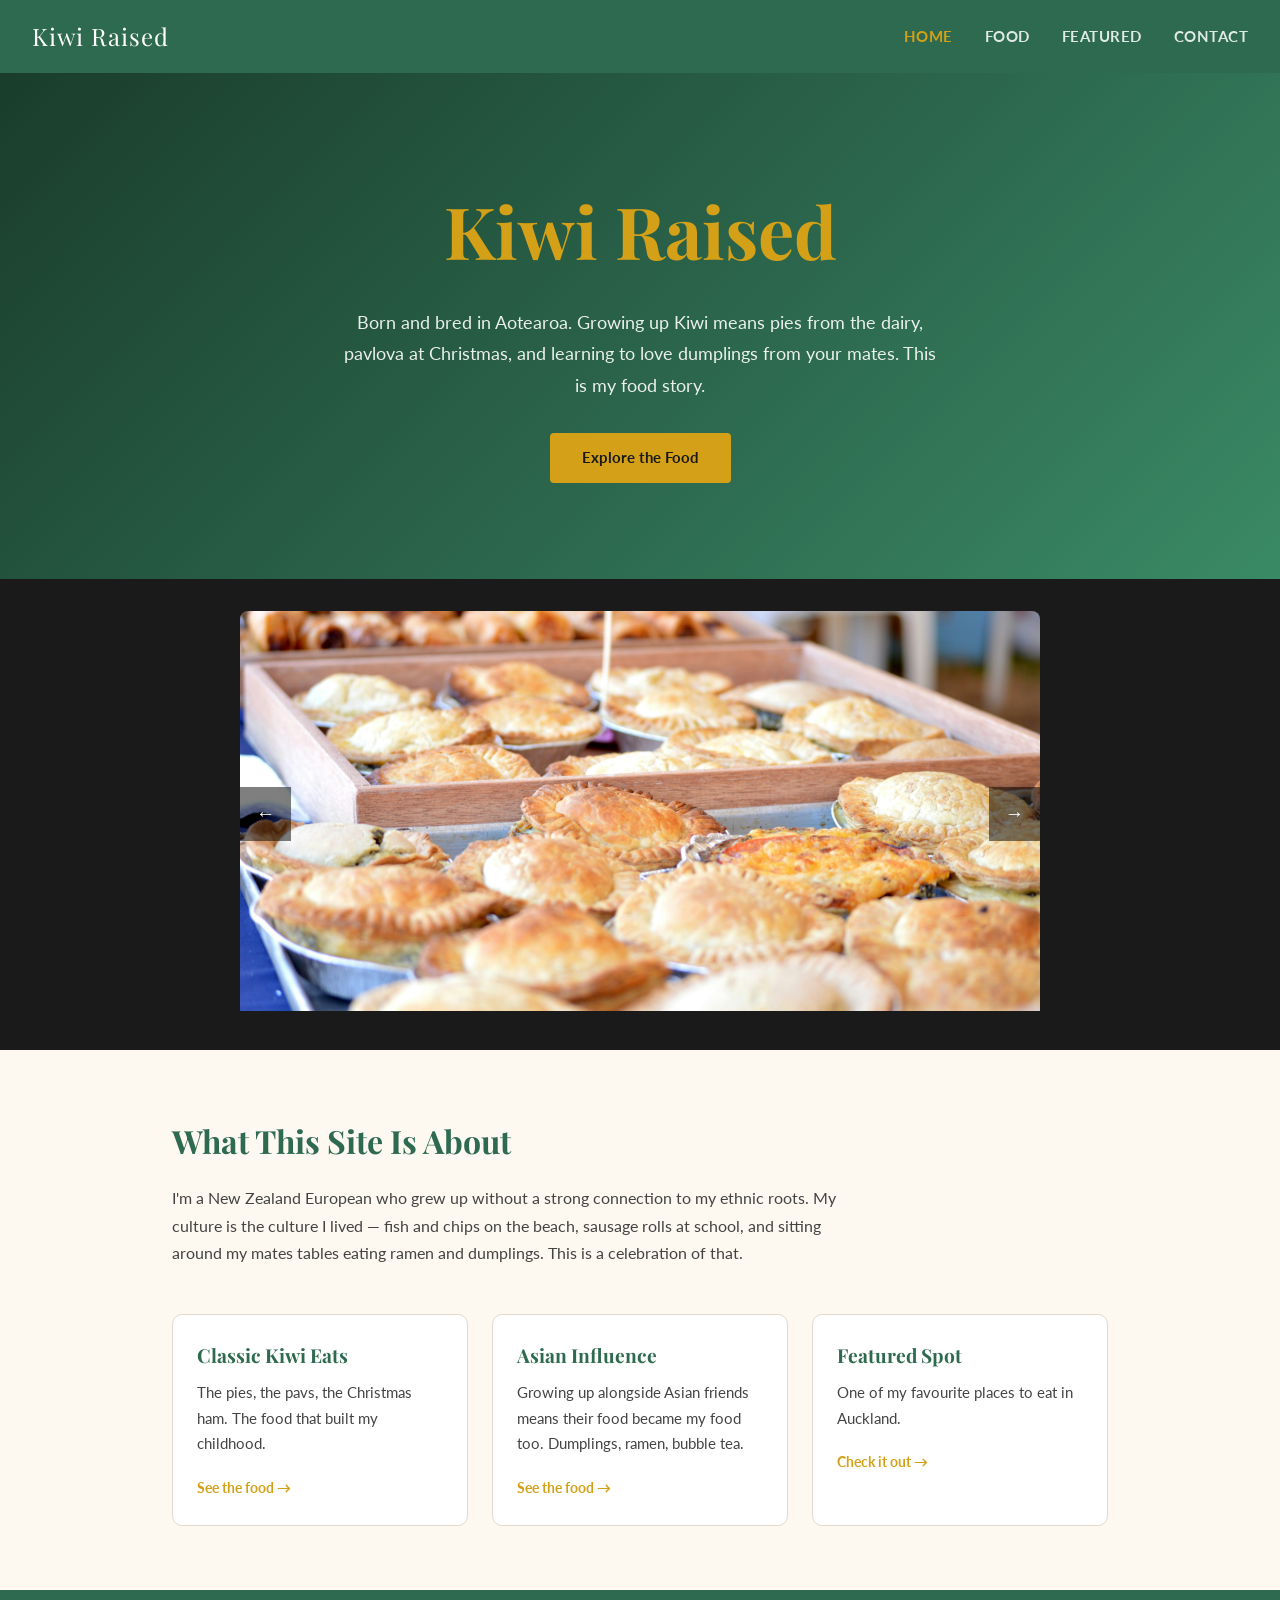
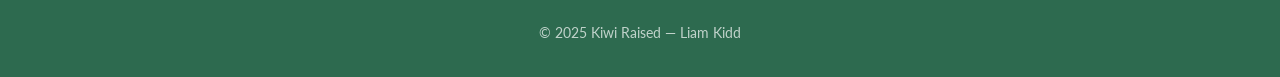
<file: Index.html>
<!DOCTYPE html>
<html lang="en">

<head>
  <meta charset="UTF-8" />
  <meta name="viewport" content="width=device-width, initial-scale=1.0" />
  <title>Kiwi Raised</title>
  <link rel="stylesheet" href="style.css" />
  <link href="https://fonts.googleapis.com/css2?family=Playfair+Display:wght@700&family=Lato:wght@400;700&display=swap" rel="stylesheet" />
</head>

<body>

  <header>
    <nav class="navbar">
      <!-- logo on the left -->
      <div class="logo">Kiwi Raised</div>

      <!-- links to all the pages -->
      <ul class="nav-links">
        <li><a href="index.html" class="active">Home</a></li>
        <li><a href="food.html">Food</a></li>
        <li><a href="featured.html">Featured</a></li>
        <li><a href="contact.html">Contact</a></li>
      </ul>
    </nav>
  </header>

  <main>

    <!-- big banner at the top -->
    <section class="hero">
      <div class="hero-text">
        <h1>Kiwi Raised</h1>
        <p>Born and bred in Aotearoa. Growing up Kiwi means pies from the dairy, pavlova at Christmas, and learning to love dumplings from your mates. This is my food story.</p>
        <!-- button goes to the food page -->
        <a href="food.html" class="btn">Explore the Food</a>
      </div>
    </section>

    <!-- image slideshow, controlled by script.js -->
    <section class="slider-section">
      <div class="slider">
        <div class="slide active">
          <img src="images/slide1.jpg" alt="A classic NZ meat pie" />
        </div>
        <div class="slide">
          <img src="images/slide2.jpg" alt="Pavlova with fresh fruit" />
        </div>
        <div class="slide">
          <img src="images/slide3.jpg" alt="Dumplings" />
        </div>
        <!-- arrow buttons -->
        <button class="slider-btn prev">&#8592;</button>
        <button class="slider-btn next">&#8594;</button>
      </div>
    </section>

    <!-- three cards summing up what the site is -->
    <section class="overview">
      <h2>What This Site Is About</h2>
      <p>I'm a New Zealand European who grew up without a strong connection to my ethnic roots. My culture is the culture I lived — fish and chips on the beach, sausage rolls at school, and sitting around my mates tables eating ramen and dumplings. This is a celebration of that.</p>

      <div class="overview-cards">

        <article class="card">
          <h3>Classic Kiwi Eats</h3>
          <p>The pies, the pavs, the Christmas ham. The food that built my childhood.</p>
          <a href="food.html">See the food →</a>
        </article>

        <article class="card">
          <h3>Asian Influence</h3>
          <p>Growing up alongside Asian friends means their food became my food too. Dumplings, ramen, bubble tea.</p>
          <a href="food.html">See the food →</a>
        </article>

        <article class="card">
          <h3>Featured Spot</h3>
          <p>One of my favourite places to eat in Auckland.</p>
          <a href="featured.html">Check it out →</a>
        </article>

      </div>
    </section>

  </main>

  <footer>
    <p>&copy; 2025 Kiwi Raised &mdash; Liam Kidd</p>
  </footer>

  <!-- script goes at the bottom so the html loads first -->
  <script src="script.js"></script>

</body>
</html>
</file>
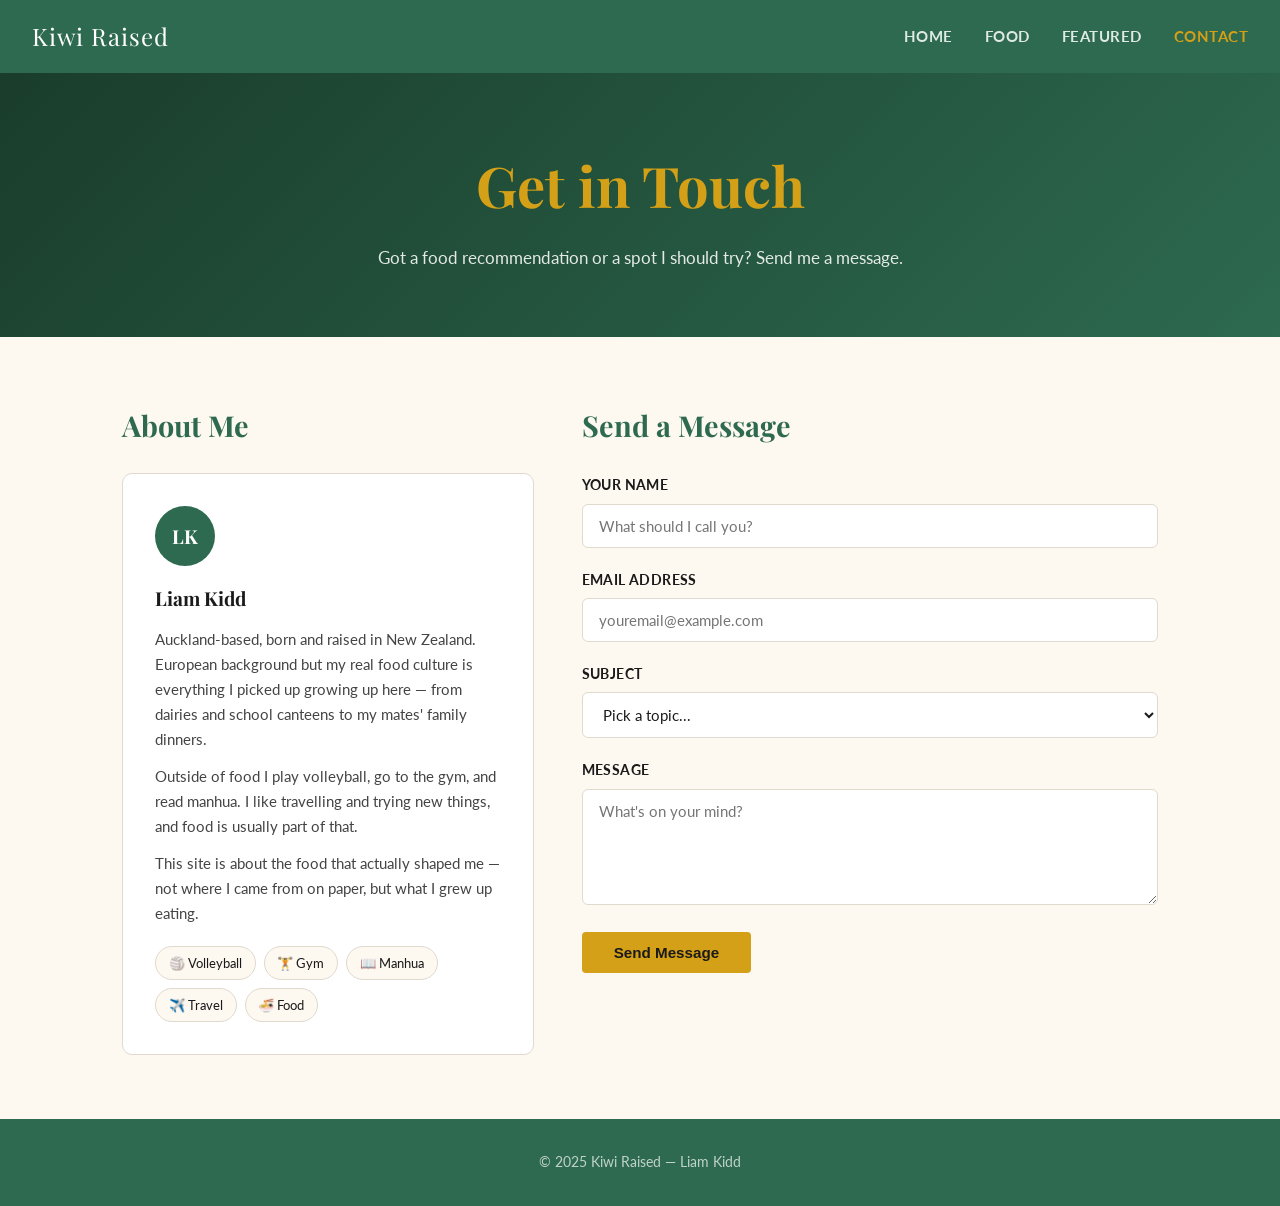
<file: contact.html>
<!DOCTYPE html>
<html lang="en">

<head>
  <meta charset="UTF-8" />
  <meta name="viewport" content="width=device-width, initial-scale=1.0" />
  <title>Kiwi Raised | Contact</title>
  <link rel="stylesheet" href="style.css" />
  <link href="https://fonts.googleapis.com/css2?family=Playfair+Display:wght@700&family=Lato:wght@400;700&display=swap" rel="stylesheet" />
</head>

<body>

  <header>
    <nav class="navbar">
      <div class="logo">Kiwi Raised</div>
      <ul class="nav-links">
        <li><a href="index.html">Home</a></li>
        <li><a href="food.html">Food</a></li>
        <li><a href="featured.html">Featured</a></li>
        <li><a href="contact.html" class="active">Contact</a></li>
      </ul>
    </nav>
  </header>

  <main>

    <!-- page banner -->
    <section class="page-hero">
      <h1>Get in Touch</h1>
      <p>Got a food recommendation or a spot I should try? Send me a message.</p>
    </section>

    <!-- two column layout - about me on the left, form on the right -->
    <section class="contact-section">
      <div class="contact-inner">

        <!-- about me card -->
        <aside class="about-me">
          <h2>About Me</h2>
          <div class="about-card">
            <!-- initials as a simple avatar -->
            <div class="about-avatar">LK</div>
            <h3>Liam Kidd</h3>
            <p>Auckland-based, born and raised in New Zealand. European background but my real food culture is everything I picked up growing up here — from dairies and school canteens to my mates' family dinners.</p>
            <p>Outside of food I play volleyball, go to the gym, and read manhua. I like travelling and trying new things, and food is usually part of that.</p>
            <p>This site is about the food that actually shaped me — not where I came from on paper, but what I grew up eating.</p>

            <!-- interest tags -->
            <div class="about-interests">
              <span class="interest-tag">🏐 Volleyball</span>
              <span class="interest-tag">🏋️ Gym</span>
              <span class="interest-tag">📖 Manhua</span>
              <span class="interest-tag">✈️ Travel</span>
              <span class="interest-tag">🍜 Food</span>
            </div>
          </div>
        </aside>

        <!-- contact form -->
        <div class="contact-form-wrap">
          <h2>Send a Message</h2>

          <!-- error box, hidden by default, js shows it if something is wrong -->
          <div class="form-error" style="display:none;"></div>

          <form class="contact-form" novalidate>

            <div class="form-group">
              <label for="name">Your Name</label>
              <input type="text" id="name" name="name" placeholder="What should I call you?" />
            </div>

            <div class="form-group">
              <label for="email">Email Address</label>
              <input type="email" id="email" name="email" placeholder="youremail@example.com" />
            </div>

            <div class="form-group">
              <label for="subject">Subject</label>
              <select id="subject" name="subject">
                <option value="">Pick a topic...</option>
                <option value="recommendation">Food recommendation</option>
                <option value="feedback">Site feedback</option>
                <option value="general">Just saying hi</option>
                <option value="other">Other</option>
              </select>
            </div>

            <div class="form-group">
              <label for="message">Message</label>
              <textarea id="message" name="message" rows="5" placeholder="What's on your mind?"></textarea>
            </div>

            <button type="submit" class="btn">Send Message</button>

          </form>
        </div>

      </div>
    </section>

  </main>

  <footer>
    <p>&copy; 2025 Kiwi Raised &mdash; Liam Kidd</p>
  </footer>

  <script src="script.js"></script>

</body>
</html>
</file>
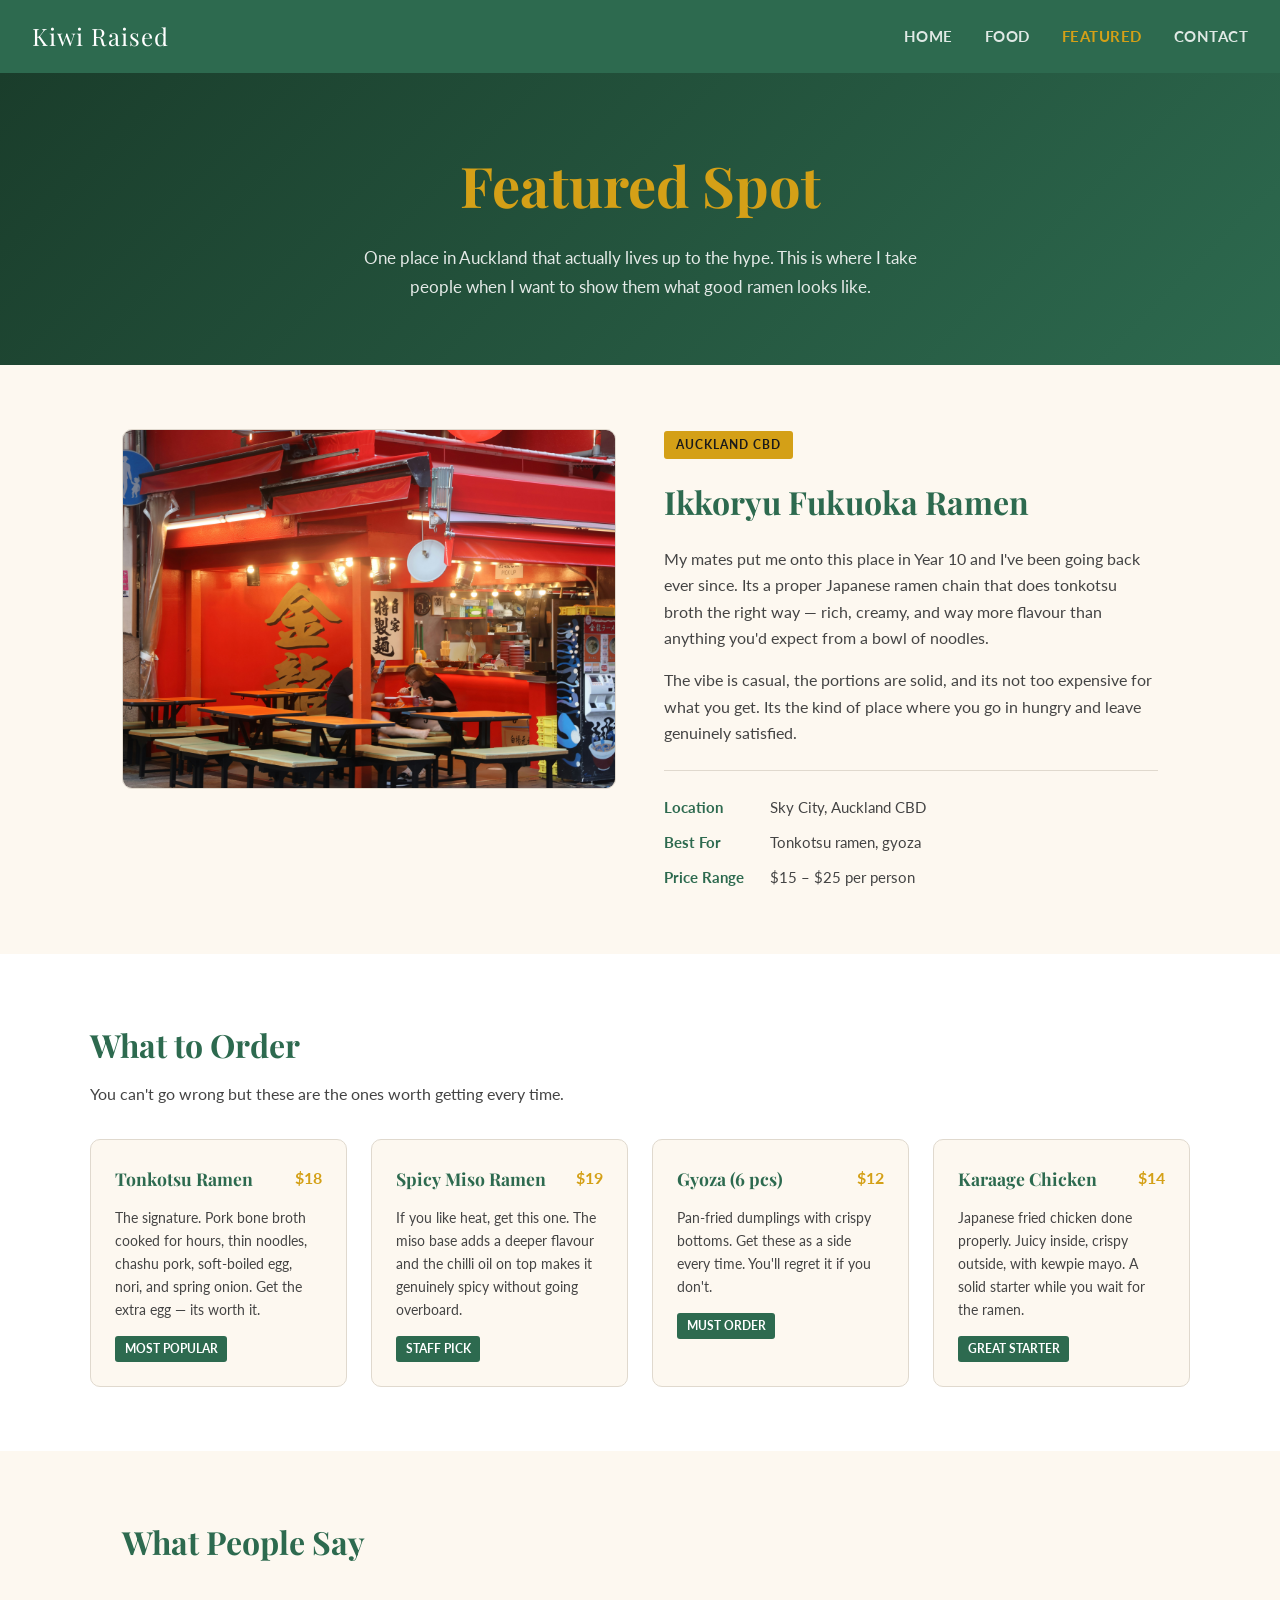
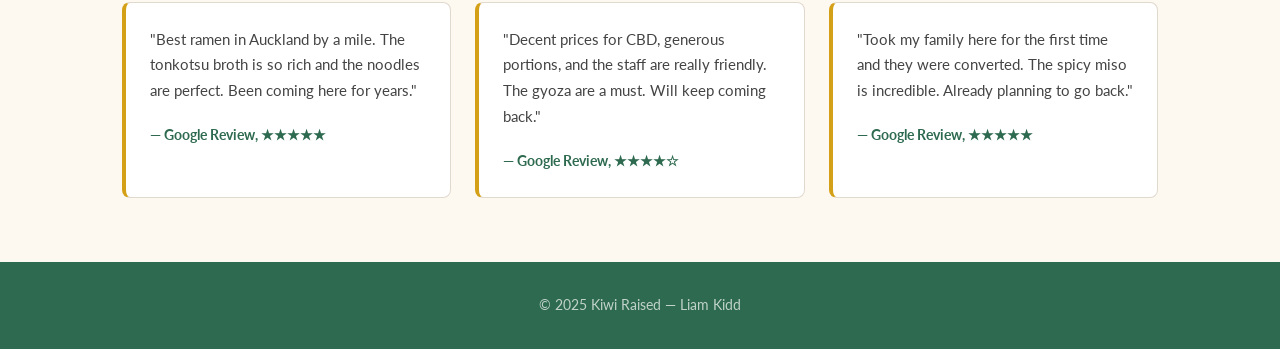
<file: featured.html>
<!DOCTYPE html>
<html lang="en">

<head>
  <meta charset="UTF-8" />
  <meta name="viewport" content="width=device-width, initial-scale=1.0" />
  <title>Kiwi Raised | Featured</title>
  <link rel="stylesheet" href="style.css" />
  <link href="https://fonts.googleapis.com/css2?family=Playfair+Display:wght@700&family=Lato:wght@400;700&display=swap" rel="stylesheet" />
</head>

<body>

  <header>
    <nav class="navbar">
      <div class="logo">Kiwi Raised</div>
      <ul class="nav-links">
        <li><a href="index.html">Home</a></li>
        <li><a href="food.html">Food</a></li>
        <li><a href="featured.html" class="active">Featured</a></li>
        <li><a href="contact.html">Contact</a></li>
      </ul>
    </nav>
  </header>

  <main>

    <!-- page banner -->
    <section class="page-hero">
      <h1>Featured Spot</h1>
      <p>One place in Auckland that actually lives up to the hype. This is where I take people when I want to show them what good ramen looks like.</p>
    </section>

    <!-- restaurant intro with image and text side by side -->
    <section class="featured-intro">
      <div class="featured-intro-inner">

        <div class="featured-img-wrap">
          <img src="images/restaurant.jpg" alt="Ikkoryu Fukuoka Ramen Auckland" />
        </div>

        <div class="featured-text">
          <span class="featured-tag">Auckland CBD</span>
          <h2>Ikkoryu Fukuoka Ramen</h2>
          <p>My mates put me onto this place in Year 10 and I've been going back ever since. Its a proper Japanese ramen chain that does tonkotsu broth the right way — rich, creamy, and way more flavour than anything you'd expect from a bowl of noodles.</p>
          <p>The vibe is casual, the portions are solid, and its not too expensive for what you get. Its the kind of place where you go in hungry and leave genuinely satisfied.</p>

          <!-- quick info about the place -->
          <div class="featured-meta">
            <div class="meta-item">
              <strong>Location</strong>
              <span>Sky City, Auckland CBD</span>
            </div>
            <div class="meta-item">
              <strong>Best For</strong>
              <span>Tonkotsu ramen, gyoza</span>
            </div>
            <div class="meta-item">
              <strong>Price Range</strong>
              <span>$15 – $25 per person</span>
            </div>
          </div>
        </div>

      </div>
    </section>

    <!-- menu cards -->
    <section class="menu-section">
      <div class="menu-inner">
        <h2>What to Order</h2>
        <p class="section-intro">You can't go wrong but these are the ones worth getting every time.</p>

        <div class="menu-grid">

          <article class="menu-card">
            <div class="menu-card-header">
              <h3>Tonkotsu Ramen</h3>
              <span class="price">$18</span>
            </div>
            <p>The signature. Pork bone broth cooked for hours, thin noodles, chashu pork, soft-boiled egg, nori, and spring onion. Get the extra egg — its worth it.</p>
            <span class="menu-tag">Most Popular</span>
          </article>

          <article class="menu-card">
            <div class="menu-card-header">
              <h3>Spicy Miso Ramen</h3>
              <span class="price">$19</span>
            </div>
            <p>If you like heat, get this one. The miso base adds a deeper flavour and the chilli oil on top makes it genuinely spicy without going overboard.</p>
            <span class="menu-tag">Staff Pick</span>
          </article>

          <article class="menu-card">
            <div class="menu-card-header">
              <h3>Gyoza (6 pcs)</h3>
              <span class="price">$12</span>
            </div>
            <p>Pan-fried dumplings with crispy bottoms. Get these as a side every time. You'll regret it if you don't.</p>
            <span class="menu-tag">Must Order</span>
          </article>

          <article class="menu-card">
            <div class="menu-card-header">
              <h3>Karaage Chicken</h3>
              <span class="price">$14</span>
            </div>
            <p>Japanese fried chicken done properly. Juicy inside, crispy outside, with kewpie mayo. A solid starter while you wait for the ramen.</p>
            <span class="menu-tag">Great Starter</span>
          </article>

        </div>
      </div>
    </section>

    <!-- google review quotes -->
    <section class="reviews-section">
      <div class="reviews-inner">
        <h2>What People Say</h2>

        <div class="reviews-grid">

          <blockquote class="review-card">
            <p>"Best ramen in Auckland by a mile. The tonkotsu broth is so rich and the noodles are perfect. Been coming here for years."</p>
            <cite>— Google Review, ★★★★★</cite>
          </blockquote>

          <blockquote class="review-card">
            <p>"Decent prices for CBD, generous portions, and the staff are really friendly. The gyoza are a must. Will keep coming back."</p>
            <cite>— Google Review, ★★★★☆</cite>
          </blockquote>

          <blockquote class="review-card">
            <p>"Took my family here for the first time and they were converted. The spicy miso is incredible. Already planning to go back."</p>
            <cite>— Google Review, ★★★★★</cite>
          </blockquote>

        </div>
      </div>
    </section>

  </main>

  <footer>
    <p>&copy; 2025 Kiwi Raised &mdash; Liam Kidd</p>
  </footer>

  <script src="script.js"></script>

</body>
</html>
</file>
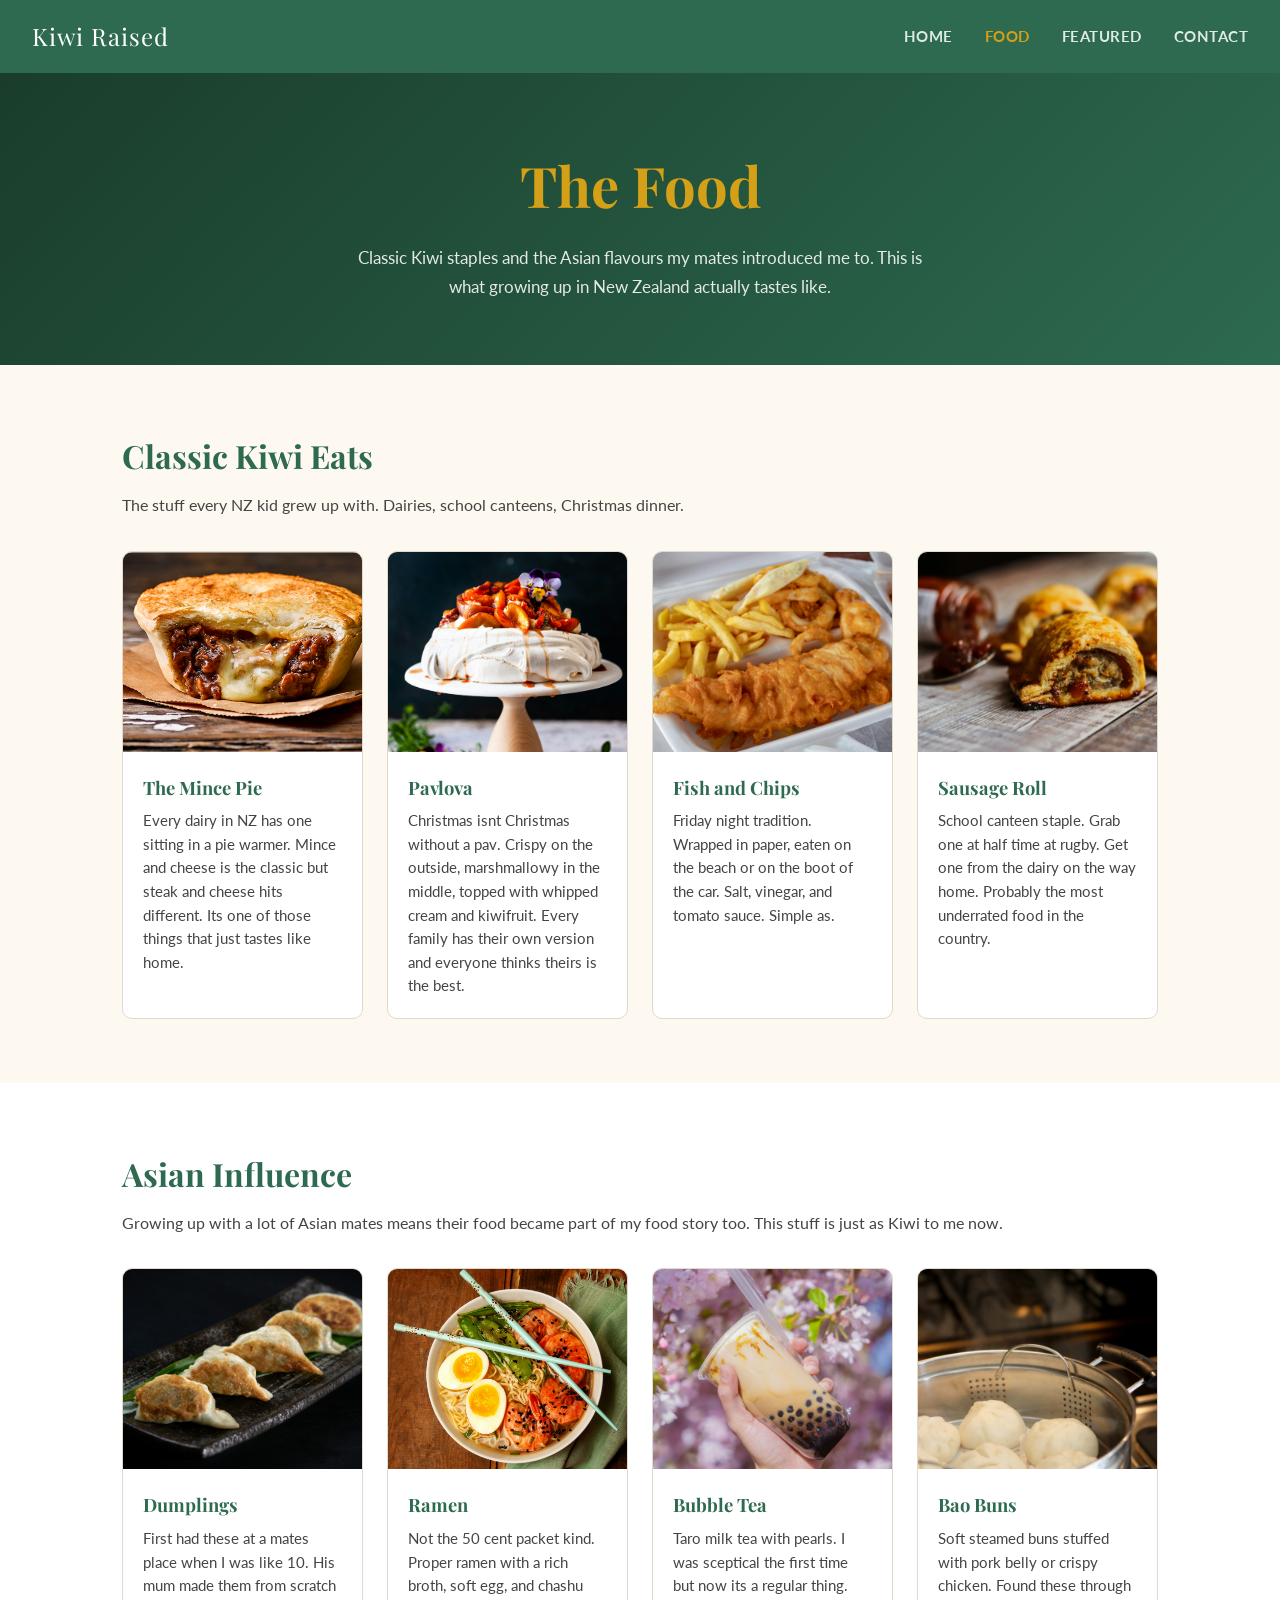
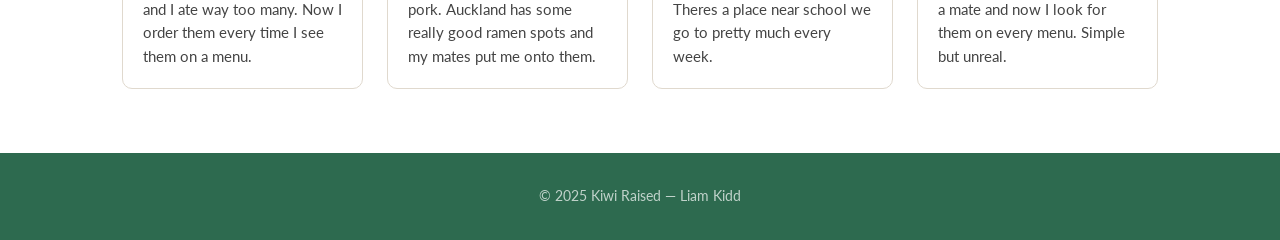
<file: food.html>
<!DOCTYPE html>
<html lang="en">

<head>
  <meta charset="UTF-8" />
  <meta name="viewport" content="width=device-width, initial-scale=1.0" />
  <title>Kiwi Raised | Food</title>
  <link rel="stylesheet" href="style.css" />
  <link href="https://fonts.googleapis.com/css2?family=Playfair+Display:wght@700&family=Lato:wght@400;700&display=swap" rel="stylesheet" />
</head>

<body>

  <header>
    <nav class="navbar">
      <div class="logo">Kiwi Raised</div>
      <ul class="nav-links">
        <li><a href="index.html">Home</a></li>
        <li><a href="food.html" class="active">Food</a></li>
        <li><a href="featured.html">Featured</a></li>
        <li><a href="contact.html">Contact</a></li>
      </ul>
    </nav>
  </header>

  <main>

    <!-- banner at the top of this page -->
    <section class="page-hero">
      <h1>The Food</h1>
      <p>Classic Kiwi staples and the Asian flavours my mates introduced me to. This is what growing up in New Zealand actually tastes like.</p>
    </section>

    <!-- first food section - kiwi classics -->
    <section class="food-section">
      <h2>Classic Kiwi Eats</h2>
      <p class="section-intro">The stuff every NZ kid grew up with. Dairies, school canteens, Christmas dinner.</p>

      <div class="food-grid">

        <article class="food-card">
          <img src="images/pie.jpg" alt="NZ meat pie" />
          <div class="food-info">
            <h3>The Mince Pie</h3>
            <p>Every dairy in NZ has one sitting in a pie warmer. Mince and cheese is the classic but steak and cheese hits different. Its one of those things that just tastes like home.</p>
          </div>
        </article>

        <article class="food-card">
          <img src="images/pavlova.jpg" alt="Pavlova with fruit" />
          <div class="food-info">
            <h3>Pavlova</h3>
            <p>Christmas isnt Christmas without a pav. Crispy on the outside, marshmallowy in the middle, topped with whipped cream and kiwifruit. Every family has their own version and everyone thinks theirs is the best.</p>
          </div>
        </article>

        <article class="food-card">
          <img src="images/fishnchips.jpg" alt="Fish and chips" />
          <div class="food-info">
            <h3>Fish and Chips</h3>
            <p>Friday night tradition. Wrapped in paper, eaten on the beach or on the boot of the car. Salt, vinegar, and tomato sauce. Simple as.</p>
          </div>
        </article>

        <article class="food-card">
          <img src="images/sausageroll.jpg" alt="Sausage roll" />
          <div class="food-info">
            <h3>Sausage Roll</h3>
            <p>School canteen staple. Grab one at half time at rugby. Get one from the dairy on the way home. Probably the most underrated food in the country.</p>
          </div>
        </article>

      </div>
    </section>

    <!-- second food section - asian influence -->
    <section class="food-section food-section-alt">
      <h2>Asian Influence</h2>
      <p class="section-intro">Growing up with a lot of Asian mates means their food became part of my food story too. This stuff is just as Kiwi to me now.</p>

      <div class="food-grid">

        <article class="food-card">
          <img src="images/dumplings.jpg" alt="Dumplings" />
          <div class="food-info">
            <h3>Dumplings</h3>
            <p>First had these at a mates place when I was like 10. His mum made them from scratch and I ate way too many. Now I order them every time I see them on a menu.</p>
          </div>
        </article>

        <article class="food-card">
          <img src="images/ramen.jpg" alt="Ramen" />
          <div class="food-info">
            <h3>Ramen</h3>
            <p>Not the 50 cent packet kind. Proper ramen with a rich broth, soft egg, and chashu pork. Auckland has some really good ramen spots and my mates put me onto them.</p>
          </div>
        </article>

        <article class="food-card">
          <img src="images/bubbletea.jpg" alt="Bubble tea" />
          <div class="food-info">
            <h3>Bubble Tea</h3>
            <p>Taro milk tea with pearls. I was sceptical the first time but now its a regular thing. Theres a place near school we go to pretty much every week.</p>
          </div>
        </article>

        <article class="food-card">
          <img src="images/baos.jpg" alt="Steamed bao buns" />
          <div class="food-info">
            <h3>Bao Buns</h3>
            <p>Soft steamed buns stuffed with pork belly or crispy chicken. Found these through a mate and now I look for them on every menu. Simple but unreal.</p>
          </div>
        </article>

      </div>
    </section>

  </main>

  <footer>
    <p>&copy; 2025 Kiwi Raised &mdash; Liam Kidd</p>
  </footer>

  <script src="script.js"></script>

</body>
</html>
</file>
<file: style.css>
/* colour variables so i can reuse them everywhere */
:root {
  --green: #2d6a4f;
  --gold: #d4a017;
  --cream: #fdf8f0;
  --dark: #1a1a1a;
  --mid: #444;
  --light-border: #e0d9ce;
}

/* reset default browser spacing */
* {
  margin: 0;
  padding: 0;
  box-sizing: border-box;
}

body {
  font-family: 'Lato', sans-serif;
  background: var(--cream);
  color: var(--dark);
  line-height: 1.7;
}

/* ---- NAVBAR ---- */

.navbar {
  display: flex;
  justify-content: space-between;
  align-items: center;
  padding: 1rem 2rem;
  background: var(--green);
  position: sticky;
  top: 0;
  z-index: 100;
}

.logo {
  font-family: 'Playfair Display', serif;
  font-size: 1.5rem;
  color: white;
  letter-spacing: 1px;
}

.nav-links {
  list-style: none;
  display: flex;
  gap: 2rem;
}

.nav-links a {
  color: rgba(255,255,255,0.85);
  text-decoration: none;
  font-size: 0.95rem;
  font-weight: 700;
  text-transform: uppercase;
  letter-spacing: 0.5px;
  transition: color 0.2s;
}

/* highlights the current page and hover */
.nav-links a:hover,
.nav-links a.active {
  color: var(--gold);
}

/* ---- HOME HERO ---- */

.hero {
  background: linear-gradient(135deg, #1a3d2b 0%, #2d6a4f 60%, #3a8a65 100%);
  color: white;
  padding: 6rem 2rem;
  text-align: center;
}

.hero h1 {
  font-family: 'Playfair Display', serif;
  font-size: clamp(2.5rem, 6vw, 4.5rem);
  margin-bottom: 1rem;
  color: var(--gold);
}

.hero p {
  font-size: 1.15rem;
  max-width: 600px;
  margin: 0 auto 2rem;
  opacity: 0.9;
}

/* ---- PAGE HERO (food, featured, contact pages) ---- */

.page-hero {
  background: linear-gradient(135deg, #1a3d2b 0%, #2d6a4f 100%);
  color: white;
  padding: 4rem 2rem;
  text-align: center;
}

.page-hero h1 {
  font-family: 'Playfair Display', serif;
  font-size: clamp(2rem, 5vw, 3.5rem);
  color: var(--gold);
  margin-bottom: 0.75rem;
}

.page-hero p {
  font-size: 1.05rem;
  max-width: 600px;
  margin: 0 auto;
  opacity: 0.88;
}

/* ---- BUTTON ---- */

.btn {
  display: inline-block;
  background: var(--gold);
  color: var(--dark);
  padding: 0.75rem 2rem;
  border-radius: 4px;
  text-decoration: none;
  font-weight: 700;
  font-size: 0.95rem;
  border: none;
  cursor: pointer;
  transition: background 0.2s, transform 0.15s;
}

.btn:hover {
  background: #e6b520;
  transform: translateY(-2px);
}

/* ---- IMAGE SLIDER ---- */

.slider-section {
  background: var(--dark);
  padding: 2rem;
}

.slider {
  position: relative;
  max-width: 800px;
  margin: 0 auto;
  overflow: hidden;
  border-radius: 8px;
}

.slide {
  display: none;
}

.slide.active {
  display: block;
}

.slide img {
  width: 100%;
  height: 400px;
  object-fit: cover;
}

.slider-btn {
  position: absolute;
  top: 50%;
  transform: translateY(-50%);
  background: rgba(0,0,0,0.5);
  color: white;
  border: none;
  padding: 1rem;
  font-size: 1.2rem;
  cursor: pointer;
  transition: background 0.2s;
}

.slider-btn:hover {
  background: rgba(0,0,0,0.8);
}

.slider-btn.prev { left: 0; }
.slider-btn.next { right: 0; }

/* ---- OVERVIEW CARDS (home page) ---- */

.overview {
  max-width: 1000px;
  margin: 0 auto;
  padding: 4rem 2rem;
}

.overview h2 {
  font-family: 'Playfair Display', serif;
  font-size: 2rem;
  color: var(--green);
  margin-bottom: 1rem;
}

.overview > p {
  color: var(--mid);
  max-width: 700px;
  margin-bottom: 3rem;
}

.overview-cards {
  display: grid;
  grid-template-columns: repeat(auto-fit, minmax(250px, 1fr));
  gap: 1.5rem;
}

.card {
  background: white;
  border: 0.5px solid var(--light-border);
  border-radius: 10px;
  padding: 1.5rem;
  transition: transform 0.2s, box-shadow 0.2s;
}

.card:hover {
  transform: translateY(-4px);
  box-shadow: 0 8px 24px rgba(0,0,0,0.08);
}

.card h3 {
  font-family: 'Playfair Display', serif;
  color: var(--green);
  margin-bottom: 0.5rem;
  font-size: 1.2rem;
}

.card p {
  color: var(--mid);
  font-size: 0.95rem;
  margin-bottom: 1rem;
}

.card a {
  color: var(--gold);
  font-weight: 700;
  text-decoration: none;
  font-size: 0.9rem;
}

.card a:hover {
  text-decoration: underline;
}

/* ---- FOOTER ---- */

footer {
  text-align: center;
  padding: 2rem;
  background: var(--green);
  color: rgba(255,255,255,0.7);
  font-size: 0.85rem;
}

/* ---- MOBILE ---- */

@media (max-width: 600px) {
  .navbar {
    flex-direction: column;
    gap: 1rem;
  }
  .nav-links {
    gap: 1rem;
    flex-wrap: wrap;
    justify-content: center;
  }
  .hero { padding: 4rem 1.5rem; }
  .overview { padding: 2rem 1.5rem; }
  .slide img { height: 220px; }
}

/* ---- FOOD PAGE ---- */

.food-section {
  max-width: 1100px;
  margin: 0 auto;
  padding: 4rem 2rem;
}

.food-section-alt {
  background: white;
  max-width: 100%;
  padding: 4rem 0;
}

.food-section-alt > * {
  max-width: 1100px;
  margin-left: auto;
  margin-right: auto;
  padding-left: 2rem;
  padding-right: 2rem;
}

.food-section h2 {
  font-family: 'Playfair Display', serif;
  font-size: 2rem;
  color: var(--green);
  margin-bottom: 0.5rem;
}

.section-intro {
  color: var(--mid);
  margin-bottom: 2rem;
}

.food-grid {
  display: grid;
  grid-template-columns: repeat(auto-fit, minmax(240px, 1fr));
  gap: 1.5rem;
}

.food-card {
  background: white;
  border-radius: 10px;
  border: 0.5px solid var(--light-border);
  overflow: hidden;
  transition: transform 0.2s, box-shadow 0.2s;
}

.food-card:hover {
  transform: translateY(-4px);
  box-shadow: 0 8px 24px rgba(0,0,0,0.09);
}

.food-card img {
  width: 100%;
  height: 200px;
  object-fit: cover;
  display: block;
}

.food-info {
  padding: 1.25rem;
}

.food-info h3 {
  font-family: 'Playfair Display', serif;
  color: var(--green);
  margin-bottom: 0.4rem;
  font-size: 1.15rem;
}

.food-info p {
  color: var(--mid);
  font-size: 0.92rem;
  line-height: 1.6;
}

/* ---- FEATURED PAGE ---- */

.featured-intro {
  padding: 4rem 2rem;
  max-width: 1100px;
  margin: 0 auto;
}

.featured-intro-inner {
  display: grid;
  grid-template-columns: 1fr 1fr;
  gap: 3rem;
  align-items: start;
}

.featured-img-wrap img {
  width: 100%;
  height: 360px;
  object-fit: cover;
  border-radius: 10px;
  border: 0.5px solid var(--light-border);
}

.featured-tag {
  display: inline-block;
  background: var(--gold);
  color: var(--dark);
  font-size: 0.75rem;
  font-weight: 700;
  text-transform: uppercase;
  letter-spacing: 1px;
  padding: 0.25rem 0.75rem;
  border-radius: 3px;
  margin-bottom: 1rem;
}

.featured-text h2 {
  font-family: 'Playfair Display', serif;
  font-size: 2rem;
  color: var(--green);
  margin-bottom: 1rem;
}

.featured-text p {
  color: var(--mid);
  margin-bottom: 1rem;
  font-size: 0.97rem;
}

.featured-meta {
  display: flex;
  flex-direction: column;
  gap: 0.6rem;
  margin-top: 1.5rem;
  padding-top: 1.5rem;
  border-top: 1px solid var(--light-border);
}

.meta-item {
  display: flex;
  gap: 1rem;
  font-size: 0.92rem;
}

.meta-item strong {
  color: var(--green);
  min-width: 90px;
}

.meta-item span { color: var(--mid); }

.menu-section {
  background: white;
  padding: 4rem 2rem;
}

.menu-inner {
  max-width: 1100px;
  margin: 0 auto;
}

.menu-inner h2 {
  font-family: 'Playfair Display', serif;
  font-size: 2rem;
  color: var(--green);
  margin-bottom: 0.5rem;
}

.menu-grid {
  display: grid;
  grid-template-columns: repeat(auto-fit, minmax(240px, 1fr));
  gap: 1.5rem;
  margin-top: 2rem;
}

.menu-card {
  background: var(--cream);
  border: 0.5px solid var(--light-border);
  border-radius: 10px;
  padding: 1.5rem;
  transition: transform 0.2s, box-shadow 0.2s;
}

.menu-card:hover {
  transform: translateY(-3px);
  box-shadow: 0 6px 20px rgba(0,0,0,0.07);
}

.menu-card-header {
  display: flex;
  justify-content: space-between;
  align-items: flex-start;
  margin-bottom: 0.75rem;
}

.menu-card-header h3 {
  font-family: 'Playfair Display', serif;
  color: var(--green);
  font-size: 1.1rem;
}

.price {
  font-weight: 700;
  color: var(--gold);
  font-size: 1rem;
}

.menu-card p {
  color: var(--mid);
  font-size: 0.9rem;
  line-height: 1.6;
  margin-bottom: 0.75rem;
}

.menu-tag {
  display: inline-block;
  font-size: 0.72rem;
  font-weight: 700;
  text-transform: uppercase;
  background: var(--green);
  color: white;
  padding: 0.2rem 0.6rem;
  border-radius: 3px;
}

.reviews-section {
  padding: 4rem 2rem;
  max-width: 1100px;
  margin: 0 auto;
}

.reviews-inner h2 {
  font-family: 'Playfair Display', serif;
  font-size: 2rem;
  color: var(--green);
  margin-bottom: 2rem;
}

.reviews-grid {
  display: grid;
  grid-template-columns: repeat(auto-fit, minmax(260px, 1fr));
  gap: 1.5rem;
}

.review-card {
  background: white;
  border: 0.5px solid var(--light-border);
  border-left: 4px solid var(--gold);
  border-radius: 8px;
  padding: 1.5rem;
}

.review-card p {
  color: var(--mid);
  font-size: 0.95rem;
  line-height: 1.7;
  margin-bottom: 1rem;
}

.review-card cite {
  font-size: 0.85rem;
  color: var(--green);
  font-weight: 700;
  font-style: normal;
}

/* ---- CONTACT PAGE ---- */

.contact-section {
  padding: 4rem 2rem;
  max-width: 1100px;
  margin: 0 auto;
}

.contact-inner {
  display: grid;
  grid-template-columns: 1fr 1.4fr;
  gap: 3rem;
  align-items: start;
}

.about-me h2,
.contact-form-wrap h2 {
  font-family: 'Playfair Display', serif;
  font-size: 1.8rem;
  color: var(--green);
  margin-bottom: 1.5rem;
}

.about-card {
  background: white;
  border: 0.5px solid var(--light-border);
  border-radius: 10px;
  padding: 2rem;
}

.about-avatar {
  width: 60px;
  height: 60px;
  background: var(--green);
  color: white;
  border-radius: 50%;
  display: flex;
  align-items: center;
  justify-content: center;
  font-family: 'Playfair Display', serif;
  font-size: 1.2rem;
  font-weight: 700;
  margin-bottom: 1rem;
}

.about-card h3 {
  font-family: 'Playfair Display', serif;
  color: var(--dark);
  font-size: 1.2rem;
  margin-bottom: 0.75rem;
}

.about-card p {
  color: var(--mid);
  font-size: 0.92rem;
  line-height: 1.7;
  margin-bottom: 0.75rem;
}

.about-interests {
  display: flex;
  flex-wrap: wrap;
  gap: 0.5rem;
  margin-top: 1.25rem;
}

.interest-tag {
  background: var(--cream);
  border: 1px solid var(--light-border);
  border-radius: 20px;
  padding: 0.3rem 0.8rem;
  font-size: 0.82rem;
  color: var(--dark);
}

.form-error {
  background: #fff0f0;
  border: 1px solid #e88;
  border-radius: 6px;
  padding: 0.75rem 1rem;
  color: #c0392b;
  font-size: 0.9rem;
  margin-bottom: 1.25rem;
}

.form-group {
  margin-bottom: 1.25rem;
}

.form-group label {
  display: block;
  font-weight: 700;
  font-size: 0.88rem;
  color: var(--dark);
  margin-bottom: 0.4rem;
  text-transform: uppercase;
  letter-spacing: 0.4px;
}

.form-group input,
.form-group textarea,
.form-group select {
  width: 100%;
  padding: 0.75rem 1rem;
  border: 1px solid var(--light-border);
  border-radius: 6px;
  font-family: 'Lato', sans-serif;
  font-size: 0.95rem;
  background: white;
  color: var(--dark);
  transition: border-color 0.2s;
}

.form-group input:focus,
.form-group textarea:focus,
.form-group select:focus {
  outline: none;
  border-color: var(--green);
}

.form-group textarea {
  resize: vertical;
}

/* ---- RESPONSIVE for new pages ---- */

@media (max-width: 768px) {
  .featured-intro-inner,
  .contact-inner {
    grid-template-columns: 1fr;
  }
  .featured-img-wrap img { height: 240px; }
}

@media (max-width: 600px) {
  .food-section,
  .featured-intro,
  .menu-section,
  .reviews-section,
  .contact-section {
    padding: 2rem 1.25rem;
  }
}
</file>
